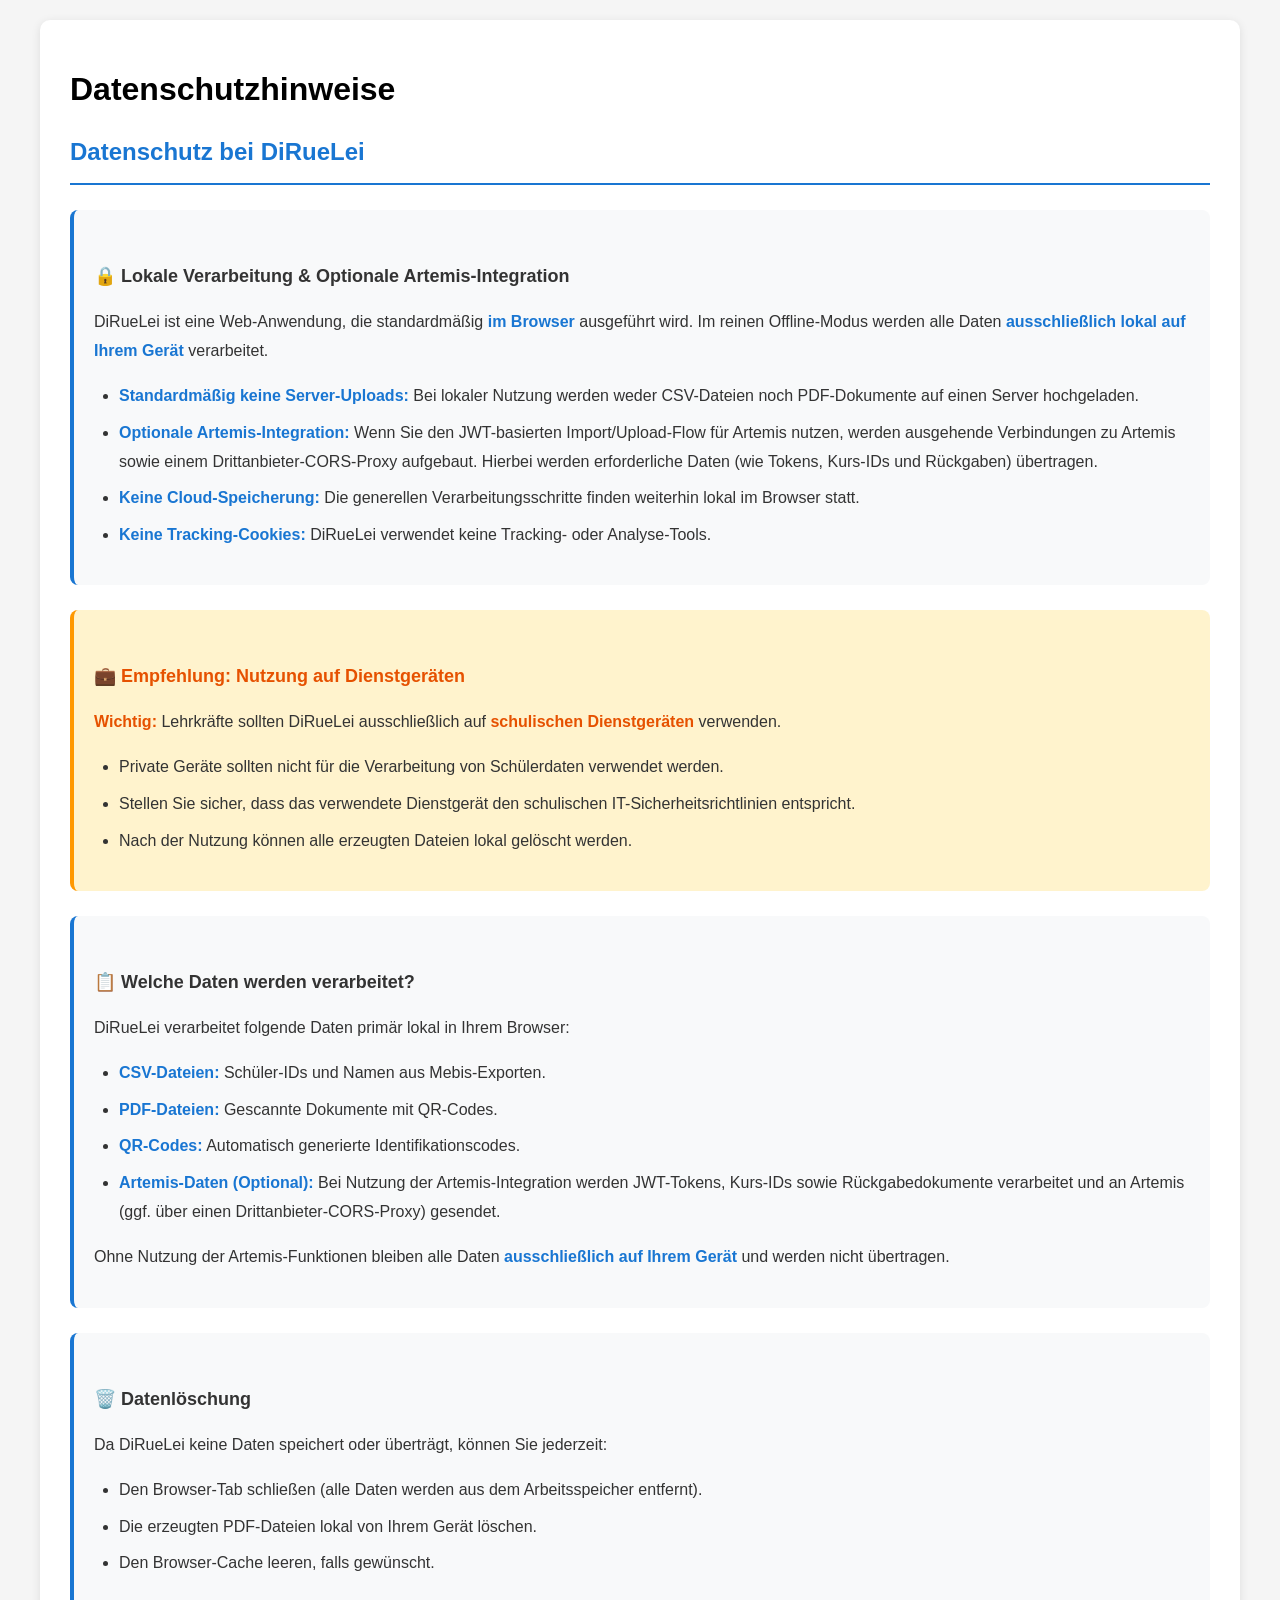
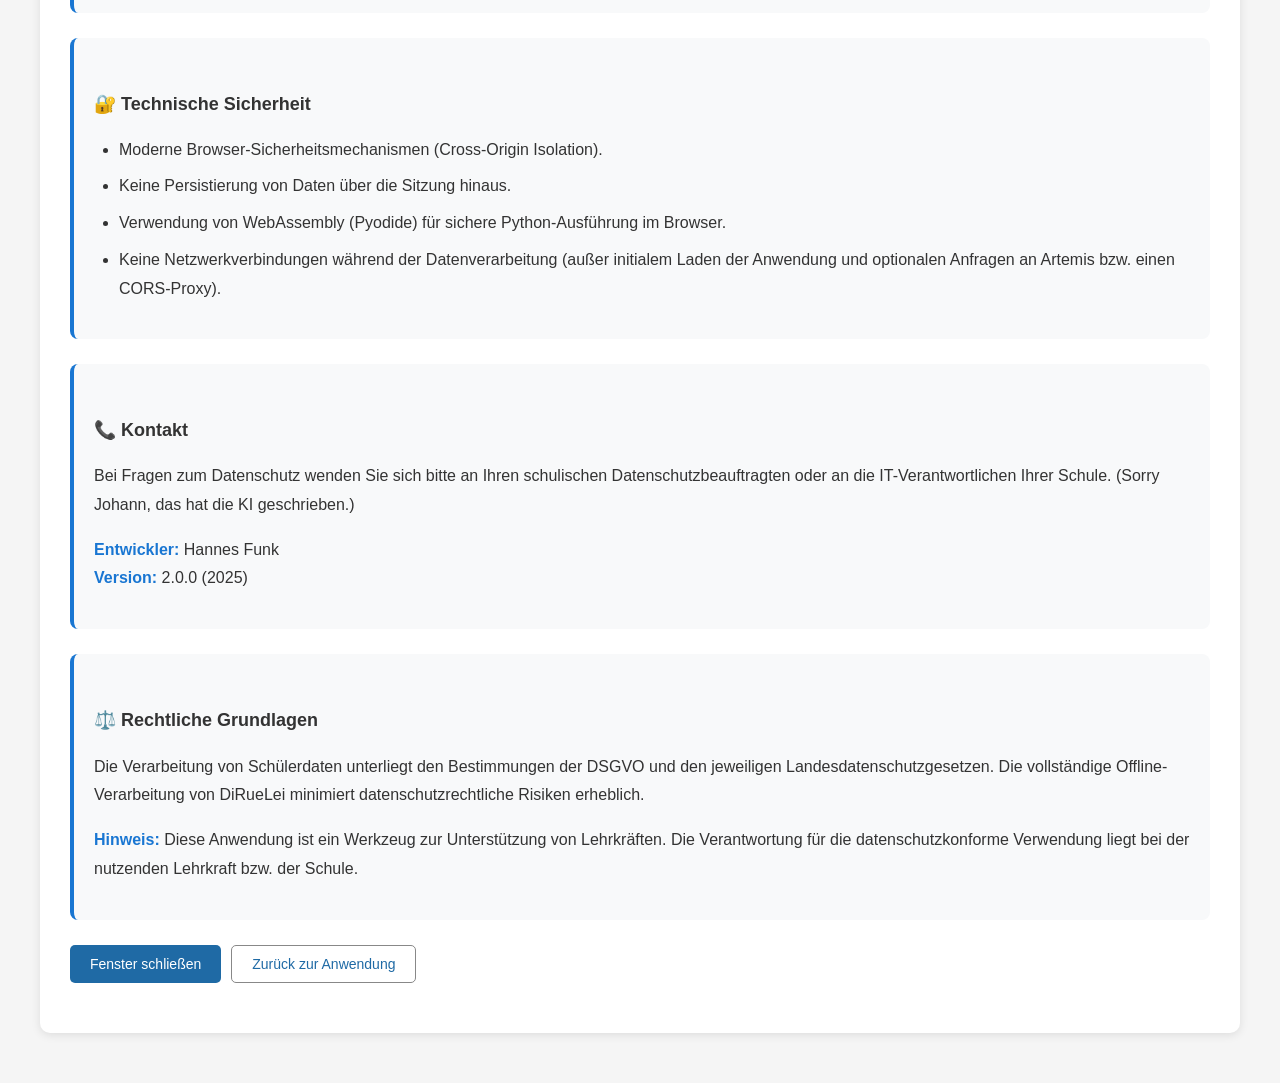
<file: webapp/datenschutz.html>
<!DOCTYPE html>
<html lang="de">
<head>
    <meta charset="UTF-8">
    <meta name="viewport" content="width=device-width, initial-scale=1.0">
    <title>Datenschutzhinweise - DiRueLei</title>
    <meta http-equiv="Content-Security-Policy" content="default-src 'none'; style-src 'self'; img-src 'self'; font-src 'self'; base-uri 'self'; form-action 'self';">
    <link rel="stylesheet" href="style.css">
</head>
<body>
    <div class="container">
        <h1>Datenschutzhinweise</h1>
        
        <div class="datenschutz-content">
            <h2>Datenschutz bei DiRueLei</h2>
            
            <div class="datenschutz-section">
                <h3>🔒 Lokale Verarbeitung & Optionale Artemis-Integration</h3>
                <p>
                    DiRueLei ist eine Web-Anwendung, die standardmäßig <strong>im Browser</strong> ausgeführt wird. 
                    Im reinen Offline-Modus werden alle Daten <strong>ausschließlich lokal auf Ihrem Gerät</strong> verarbeitet.
                </p>
                <ul>
                    <li><strong>Standardmäßig keine Server-Uploads:</strong> Bei lokaler Nutzung werden weder CSV-Dateien noch PDF-Dokumente auf einen Server hochgeladen.</li>
                    <li><strong>Optionale Artemis-Integration:</strong> Wenn Sie den JWT-basierten Import/Upload-Flow für Artemis nutzen, werden ausgehende Verbindungen zu Artemis sowie einem Drittanbieter-CORS-Proxy aufgebaut. Hierbei werden erforderliche Daten (wie Tokens, Kurs-IDs und Rückgaben) übertragen.</li>
                    <li><strong>Keine Cloud-Speicherung:</strong> Die generellen Verarbeitungsschritte finden weiterhin lokal im Browser statt.</li>
                    <li><strong>Keine Tracking-Cookies:</strong> DiRueLei verwendet keine Tracking- oder Analyse-Tools.</li>
                </ul>
            </div>

            <div class="datenschutz-section highlight-box">
                <h3>💼 Empfehlung: Nutzung auf Dienstgeräten</h3>
                <p>
                    <strong>Wichtig:</strong> Lehrkräfte sollten DiRueLei ausschließlich auf <strong>schulischen Dienstgeräten</strong> verwenden.
                </p>
                <ul>
                    <li>Private Geräte sollten nicht für die Verarbeitung von Schülerdaten verwendet werden.</li>
                    <li>Stellen Sie sicher, dass das verwendete Dienstgerät den schulischen IT-Sicherheitsrichtlinien entspricht.</li>
                    <li>Nach der Nutzung können alle erzeugten Dateien lokal gelöscht werden.</li>
                </ul>
            </div>

            <div class="datenschutz-section">
                <h3>📋 Welche Daten werden verarbeitet?</h3>
                <p>DiRueLei verarbeitet folgende Daten primär lokal in Ihrem Browser:</p>
                <ul>
                    <li><strong>CSV-Dateien:</strong> Schüler-IDs und Namen aus Mebis-Exporten.</li>
                    <li><strong>PDF-Dateien:</strong> Gescannte Dokumente mit QR-Codes.</li>
                    <li><strong>QR-Codes:</strong> Automatisch generierte Identifikationscodes.</li>
                    <li><strong>Artemis-Daten (Optional):</strong> Bei Nutzung der Artemis-Integration werden JWT-Tokens, Kurs-IDs sowie Rückgabedokumente verarbeitet und an Artemis (ggf. über einen Drittanbieter-CORS-Proxy) gesendet.</li>
                </ul>
                <p>
                    Ohne Nutzung der Artemis-Funktionen bleiben alle Daten <strong>ausschließlich auf Ihrem Gerät</strong> und werden nicht übertragen.
                </p>
            </div>

            <div class="datenschutz-section">
                <h3>🗑️ Datenlöschung</h3>
                <p>
                    Da DiRueLei keine Daten speichert oder überträgt, können Sie jederzeit:
                </p>
                <ul>
                    <li>Den Browser-Tab schließen (alle Daten werden aus dem Arbeitsspeicher entfernt).</li>
                    <li>Die erzeugten PDF-Dateien lokal von Ihrem Gerät löschen.</li>
                    <li>Den Browser-Cache leeren, falls gewünscht.</li>
                </ul>
            </div>

            <div class="datenschutz-section">
                <h3>🔐 Technische Sicherheit</h3>
                <ul>
                    <li>Moderne Browser-Sicherheitsmechanismen (Cross-Origin Isolation).</li>
                    <li>Keine Persistierung von Daten über die Sitzung hinaus.</li>
                    <li>Verwendung von WebAssembly (Pyodide) für sichere Python-Ausführung im Browser.</li>
                    <li>Keine Netzwerkverbindungen während der Datenverarbeitung (außer initialem Laden der Anwendung und optionalen Anfragen an Artemis bzw. einen CORS-Proxy).</li>
                </ul>
            </div>

            <div class="datenschutz-section">
                <h3>📞 Kontakt</h3>
                <p>
                    Bei Fragen zum Datenschutz wenden Sie sich bitte an Ihren schulischen Datenschutzbeauftragten 
                    oder an die IT-Verantwortlichen Ihrer Schule. (Sorry Johann, das hat die KI geschrieben.)
                </p>
                <p>
                    <strong>Entwickler:</strong> Hannes Funk<br>
                    <strong>Version:</strong> 2.0.0 (2025)
                </p>
            </div>

            <div class="datenschutz-section">
                <h3>⚖️ Rechtliche Grundlagen</h3>
                <p>
                    Die Verarbeitung von Schülerdaten unterliegt den Bestimmungen der DSGVO und den jeweiligen 
                    Landesdatenschutzgesetzen. Die vollständige Offline-Verarbeitung von DiRueLei minimiert 
                    datenschutzrechtliche Risiken erheblich.
                </p>
                <p>
                    <strong>Hinweis:</strong> Diese Anwendung ist ein Werkzeug zur Unterstützung von Lehrkräften. 
                    Die Verantwortung für die datenschutzkonforme Verwendung liegt bei der nutzenden Lehrkraft 
                    bzw. der Schule.
                </p>
            </div>
        </div>

        <div class="button-group">
            <button class="btn" onclick="window.close();">Fenster schließen</button>
            <button class="btn btn-secondary" onclick="window.location.href='index.html';">Zurück zur Anwendung</button>
        </div>
    </div>
</body>
</html>
</file>
<file: webapp/style.css>
/* DiRueLei Web Application Styles */

body {
    font-family: Arial, sans-serif;
    max-width: 1200px;
    margin: 0 auto;
    padding: 20px;
    background-color: #f5f5f5;
}

.container {
    background-color: white;
    padding: 30px;
    border-radius: 10px;
    box-shadow: 0 2px 10px rgba(0,0,0,0.1);
}

.loading {
    text-align: center;
    color: #666;
}

.progress {
    width: 100%;
    height: 20px;
    background-color: #e0e0e0;
    border-radius: 10px;
    overflow: hidden;
    margin: 10px 0;
}

.progress-bar {
    height: 100%;
    background-color: #4caf50;
    width: 0%;
    transition: width 0.3s ease;
    display: flex;
    align-items: center;
    justify-content: center;
    color: white;
    font-weight: 500;
    font-size: 12px;
    text-shadow: 1px 1px 2px rgba(0,0,0,0.3);
}

.numbered-box {
    background-color: #f8f9fa;
    border: 1px solid #dee2e6;
    border-radius: 8px;
    padding: 20px;
    margin: 10px 0;
    display: flex;
    align-items: center;
    gap: 20px;
}

.circle {
    width: 40px;
    height: 40px;
    background-color: #3366cc;
    color: white;
    border-radius: 50%;
    display: flex;
    align-items: center;
    justify-content: center;
    font-weight: bold;
    font-size: 16px;
    flex-shrink: 0;
}

.box-content {
    flex-grow: 1;
}

.box-title {
    font-weight: bold;
    font-size: 14px;
    margin-bottom: 5px;
}

.box-description {
    font-size: 12px;
    color: #666;
}

.btn {
    background-color: #1f6aa5;
    color: white;
    border: none;
    padding: 10px 20px;
    border-radius: 5px;
    cursor: pointer;
    font-size: 14px;
}

.btn:hover {
    background-color: #155a8a;
}

.btn-secondary {
    background-color: transparent;
    color: #1f6aa5;
    border: 1px solid #888;
}

.btn-secondary:hover {
    background-color: #888;
    color: white;
}

.btn-link {
    background: none;
    border: none;
    color: #ef5350;
    cursor: pointer;
    font-size: 13px;
    padding: 5px 10px;
    text-decoration: none;
    transition: color 0.2s ease;
    display: inline-flex;
    align-items: center;
}

.btn-link:hover {
    color: #d32f2f;
    text-decoration: underline;
}

.btn-link-clear {
    margin-top: 10px;
}

.clear-icon {
    font-size: 14px;
    margin-right: 5px;
}

.hidden {
    display: none !important;
}

.file-input {
    margin: 10px 0;
}

input[type="number"] {
    height: 1.7em;
}

#offset-settings {
    margin-top: 15px;
    margin-left: 30px;
}

.scan-options {
    margin: 20px 0;
}

.checkbox-group {
    margin: 10px 0;
}

.qr-position-dropdowns {
    display: flex;
    gap: 20px;
    margin-top: 15px;
    margin-left: 30px;
}

.qr-position-item {
    display: flex;
    align-items: center;
    gap: 8px;
}

.qr-position-item label {
    white-space: nowrap;
}

.qr-position-item select {
    padding: 8px 12px;
    border: 1px solid #ccc;
    border-radius: 4px;
    font-size: inherit;
}

.button-group {
    display: flex;
    gap: 10px;
    margin: 20px 0;
}

.qr-generation-settings {
    margin: 20px 0;
}

.setting-group {
    margin: 15px 0;
}

.setting-label {
    margin-bottom: 5px;
}

.student-list {
    overflow-y: auto;
    border: 1px solid #ddd;
    padding: 10px;
    margin-top: 15px;
    margin-left: 30px;
}

.student-checkbox {
    display: block;
    margin: 2px 0;
    padding: 8px 10px;
    border-radius: 4px;
    transition: background-color 0.2s ease;
}

.student-checkbox:nth-child(odd) {
    background-color: #f8f9fa;
}

.student-checkbox:nth-child(even) {
    background-color: transparent;
}

.student-checkbox:hover {
    background-color: #e3f2fd !important;
}

.student-checkbox input[type="checkbox"] {
    margin-right: 10px;
}

#student-checkboxes {
    max-height: 500px;
    overflow-y: auto;
    border: 1px solid #eee;
    padding: 8px;
    margin-top: 10px;
}

/* Status Message Styles */
#status-container {
    pointer-events: none;
    position: fixed;
    bottom: 30px;
    right: 20px;
    z-index: 1000;
    display: flex;
    flex-direction: column;
    gap: 10px;
    min-width: 300px;
    max-width: 400px;
}

#status-container .status-message {
    pointer-events: auto;
}

.status-message {
    padding: 12px 16px;
    border-radius: 6px;
    color: white;
    font-weight: 500;
    font-size: 14px;
    line-height: 1.4;
    box-shadow: 0 4px 12px rgba(0,0,0,0.2);
    border-left: 4px solid rgba(255,255,255,0.3);
    transition: all 0.3s ease;
    transform: translateX(100%);
    opacity: 0;
    cursor: pointer;
    display: flex;
    align-items: center;
    gap: 8px;
}

.status-text {
    flex: 1;
}

.status-message:hover {
    transform: translateX(-5px) !important;
    box-shadow: 0 6px 20px rgba(0,0,0,0.3) !important;
}

.status-message.error {
    background: linear-gradient(135deg, #d32f2f 0%, #c62828 100%);
}

.status-message.success {
    background: linear-gradient(135deg, #388e3c 0%, #2e7d32 100%);
}

.status-message.info, .status-message.init-progress {
    background: linear-gradient(135deg, #1976d2 0%, #1565c0 100%);
}

.copy-btn {
    background: rgba(255, 255, 255, 0.2);
    border: 1px solid rgba(255, 255, 255, 0.3);
    color: white;
    border-radius: 4px;
    padding: 4px 8px;
    font-size: 14px;
    cursor: pointer;
    transition: all 0.2s ease;
    flex-shrink: 0;
}

.copy-btn:hover {
    background: rgba(255, 255, 255, 0.3);
    border-color: rgba(255, 255, 255, 0.5);
}

.copy-btn:active {
    transform: scale(0.95);
}

.close-btn {
    font-size: 18px;
    font-weight: bold;
    cursor: pointer;
    opacity: 0.7;
    flex-shrink: 0;
}

/* Settings Separator Styles */
.settings-separator {
    margin: 30px 0 20px 0;
}

.settings-divider {
    border: none;
    height: 1px;
    background-color: #ddd;
    margin: 0 0 15px 0;
}

.settings-title {
    margin: 0;
    font-size: 18px;
    font-weight: 600;
    color: #333;
    padding-bottom: 10px;
}

/* File Upload Area Styles */
.file-upload-area {
    margin: 20px 0;
}

.file-upload-dropzone {
    border: 2px dashed #ccc;
    border-radius: 8px;
    padding: 40px 20px;
    text-align: center;
    background-color: #fafafa;
    transition: all 0.3s ease;
    cursor: pointer;
    position: relative;
    min-height: 120px;
    display: flex;
    align-items: center;
    justify-content: center;
}

.file-upload-dropzone:hover {
    border-color: #1976d2;
    background-color: #f3f8ff;
}

.file-upload-dropzone.dragover {
    border-color: #1976d2;
    background-color: #e3f2fd;
    transform: scale(1.02);
}

.file-input-hidden {
    position: absolute;
    left: -9999px;
    opacity: 0;
    pointer-events: none;
}

.upload-content {
    display: flex;
    flex-direction: column;
    align-items: center;
    gap: 15px;
}

.upload-icon {
    color: #666;
    transition: color 0.3s ease;
}

.file-upload-dropzone:hover .upload-icon {
    color: #1976d2;
}

.upload-text {
    text-align: center;
}

.upload-primary {
    font-size: 16px;
    font-weight: 500;
    color: #333;
    margin-bottom: 5px;
}

.upload-secondary {
    font-size: 14px;
    color: #666;
}

.file-info {
    display: flex;
    flex-direction: column;
    gap: 5px;
    font-size: 12px;
    color: #888;
}

.file-type {
    font-weight: 500;
}

/* File upload states */
.file-upload-dropzone.has-files {
    border-color: #388e3c;
    background-color: #f1f8e9;
}

.file-upload-dropzone.has-files .upload-icon {
    color: #388e3c;
}

/* Responsive design */
@media (max-width: 768px) {
    .file-upload-dropzone {
        padding: 30px 15px;
        min-height: 100px;
    }
    
    .upload-icon svg {
        width: 36px;
        height: 36px;
    }
    
    .upload-primary {
        font-size: 14px;
    }
    
    .upload-secondary {
        font-size: 12px;
    }
}

#scan-output {
    background: #1e1e1e;
    border: 1px solid #333;
    border-radius: 8px;
    padding: 12px;
    margin-top: 15px;
    font-family: 'Courier New', Consolas, Monaco, monospace;
    height: 250px;
    overflow-y: auto;
}

/* Scrollbar styling for dark theme */
.output-area::-webkit-scrollbar,
#scan-output::-webkit-scrollbar {
    width: 10px;
}

.output-area::-webkit-scrollbar-track,
#scan-output::-webkit-scrollbar-track {
    background: #1e1e1e;
    border-radius: 4px;
}

.output-area::-webkit-scrollbar-thumb,
#scan-output::-webkit-scrollbar-thumb {
    background: #555;
    border-radius: 4px;
}

.output-area::-webkit-scrollbar-thumb:hover,
#scan-output::-webkit-scrollbar-thumb:hover {
    background: #777;
}

/* Status Output Messages */
.status-output {
    padding: 5px 10px;
    margin: 3px 0;
    border-left: 3px solid #666;
    background: #252526;
    border-radius: 4px;
    font-size: 12px;
    line-height: 1.4;
    transition: all 0.2s ease;
    animation: slideInFromRight 0.3s ease;
}

.status-output:hover {
    background: #2d2d30;
    transform: translateX(2px);
}

/* Info messages - cyan/blue */
.status-output.info {
    border-left-color: #4fc3f7;
    color: #4fc3f7;
}

/* Debug messages - invisible */
.status-output.debug {
    display: none;
}

.status-output.info::before {
    content: '→ ';
    color: #4fc3f7;
    font-weight: bold;
}

/* Success messages - green */
.status-output.success {
    border-left-color: #66bb6a;
    color: #66bb6a;
}

.status-output.success::before {
    content: '✓ ';
    color: #66bb6a;
    font-weight: bold;
}

/* Error messages - red */
.status-output.error {
    border-left-color: #ef5350;
    color: #ef5350;
    background: #2d1f1f;
}

.status-output.error::before {
    content: '✗ ';
    color: #ef5350;
    font-weight: bold;
}

/* Warning messages - yellow/orange */
.status-output.warning {
    border-left-color: #ffa726;
    color: #ffa726;
}

.status-output.warning::before {
    content: '⚠ ';
    color: #ffa726;
    font-weight: bold;
}

/* Animation for new messages */
@keyframes slideInFromRight {
    from {
        opacity: 0;
        transform: translateX(-10px);
    }
    to {
        opacity: 1;
        transform: translateX(0);
    }
}

/* Footer with Version */
.footer {
    position: fixed;
    bottom: 0;
    left: 0;
    right: 0;
    background: #ccc;
    padding-top: 5px;
    padding-bottom: 5px;
    z-index: 100;
}

.footer-content {
    max-width: 1200px;
    margin: 0 auto;
    display: flex;
    justify-content: center;
    align-items: center;
    gap: 10px;
    font-size: 10px;
    font-weight: 500;
    letter-spacing: 1px;
}

.footer-separator {
    color: #666;
}

.footer-link {
    color: #1976d2;
    text-decoration: none;
    letter-spacing: 0.5px;
    transition: color 0.2s ease;
}

.footer-link:hover {
    color: #1565c0;
    text-decoration: underline;
}

/* Add padding to body to prevent content from being hidden behind footer */
body {
    padding-bottom: 50px;
}

/* Datenschutz Page Styles */
.datenschutz-content {
    line-height: 1.8;
    color: #333;
}

.datenschutz-content h2 {
    color: #1976d2;
    margin-top: 0;
    padding-bottom: 10px;
    border-bottom: 2px solid #1976d2;
}

.datenschutz-content h3 {
    color: #333;
    margin-top: 30px;
    margin-bottom: 15px;
    font-size: 18px;
}

.datenschutz-section {
    margin: 25px 0;
    padding: 20px;
    background-color: #f8f9fa;
    border-radius: 8px;
    border-left: 4px solid #1976d2;
}

.datenschutz-section.highlight-box {
    background-color: #fff3cd;
    border-left-color: #ff9800;
}

.datenschutz-section.highlight-box h3 {
    color: #e65100;
}

.datenschutz-content ul {
    margin: 15px 0;
    padding-left: 25px;
}

.datenschutz-content li {
    margin: 8px 0;
}

.datenschutz-content strong {
    font-weight: 600;
    color: #1976d2;
}

.highlight-box strong {
    color: #e65100;
}

/* Artemis Import Area */
.artemis-import-area {
    background-color: #fafafa;
    border: 1px solid #ccc;
    border-radius: 8px;
    padding: 20px;
}

.artemis-help-text {
    font-size: 13px;
    color: #555;
    margin: 0 0 10px 0;
    line-height: 1.6;
}

.artemis-help-link {
    color: #1976d2;
    text-decoration: none;
    font-weight: 500;
}

.artemis-help-link:hover {
    text-decoration: underline;
}

.artemis-help-box {
    background-color: #e8f4fd;
    border: 1px solid #90caf9;
    border-radius: 6px;
    padding: 12px 12px 12px 20px;
    margin-bottom: 15px;
    font-size: 13px;
    line-height: 1.7;
}

.artemis-help-box ol {
    margin: 0;
    padding-left: 18px;
}

.artemis-help-box li {
    margin: 4px 0;
}

.artemis-help-box code {
    background-color: #fff;
    border: 1px solid #ccc;
    border-radius: 3px;
    padding: 1px 5px;
    font-size: 12px;
}

.artemis-form {
    display: flex;
    flex-direction: column;
    gap: 10px;
    max-width: 500px;
}

.artemis-form input {
    padding: 8px 12px;
    border-radius: 4px;
    border: 1px solid #ccc;
    font-size: 14px;
}

.artemis-form input:focus {
    outline: none;
    border-color: #1976d2;
    box-shadow: 0 0 0 2px rgba(25, 118, 210, 0.15);
}

.artemis-form .btn {
    align-self: flex-start;
    margin-top: 5px;
}

.artemis-send-actions {
    display: flex;
    align-items: center;
    gap: 15px;
    margin-top: 5px;
}

.artemis-send-progress {
    font-size: 13px;
    color: #555;
}
</file>
